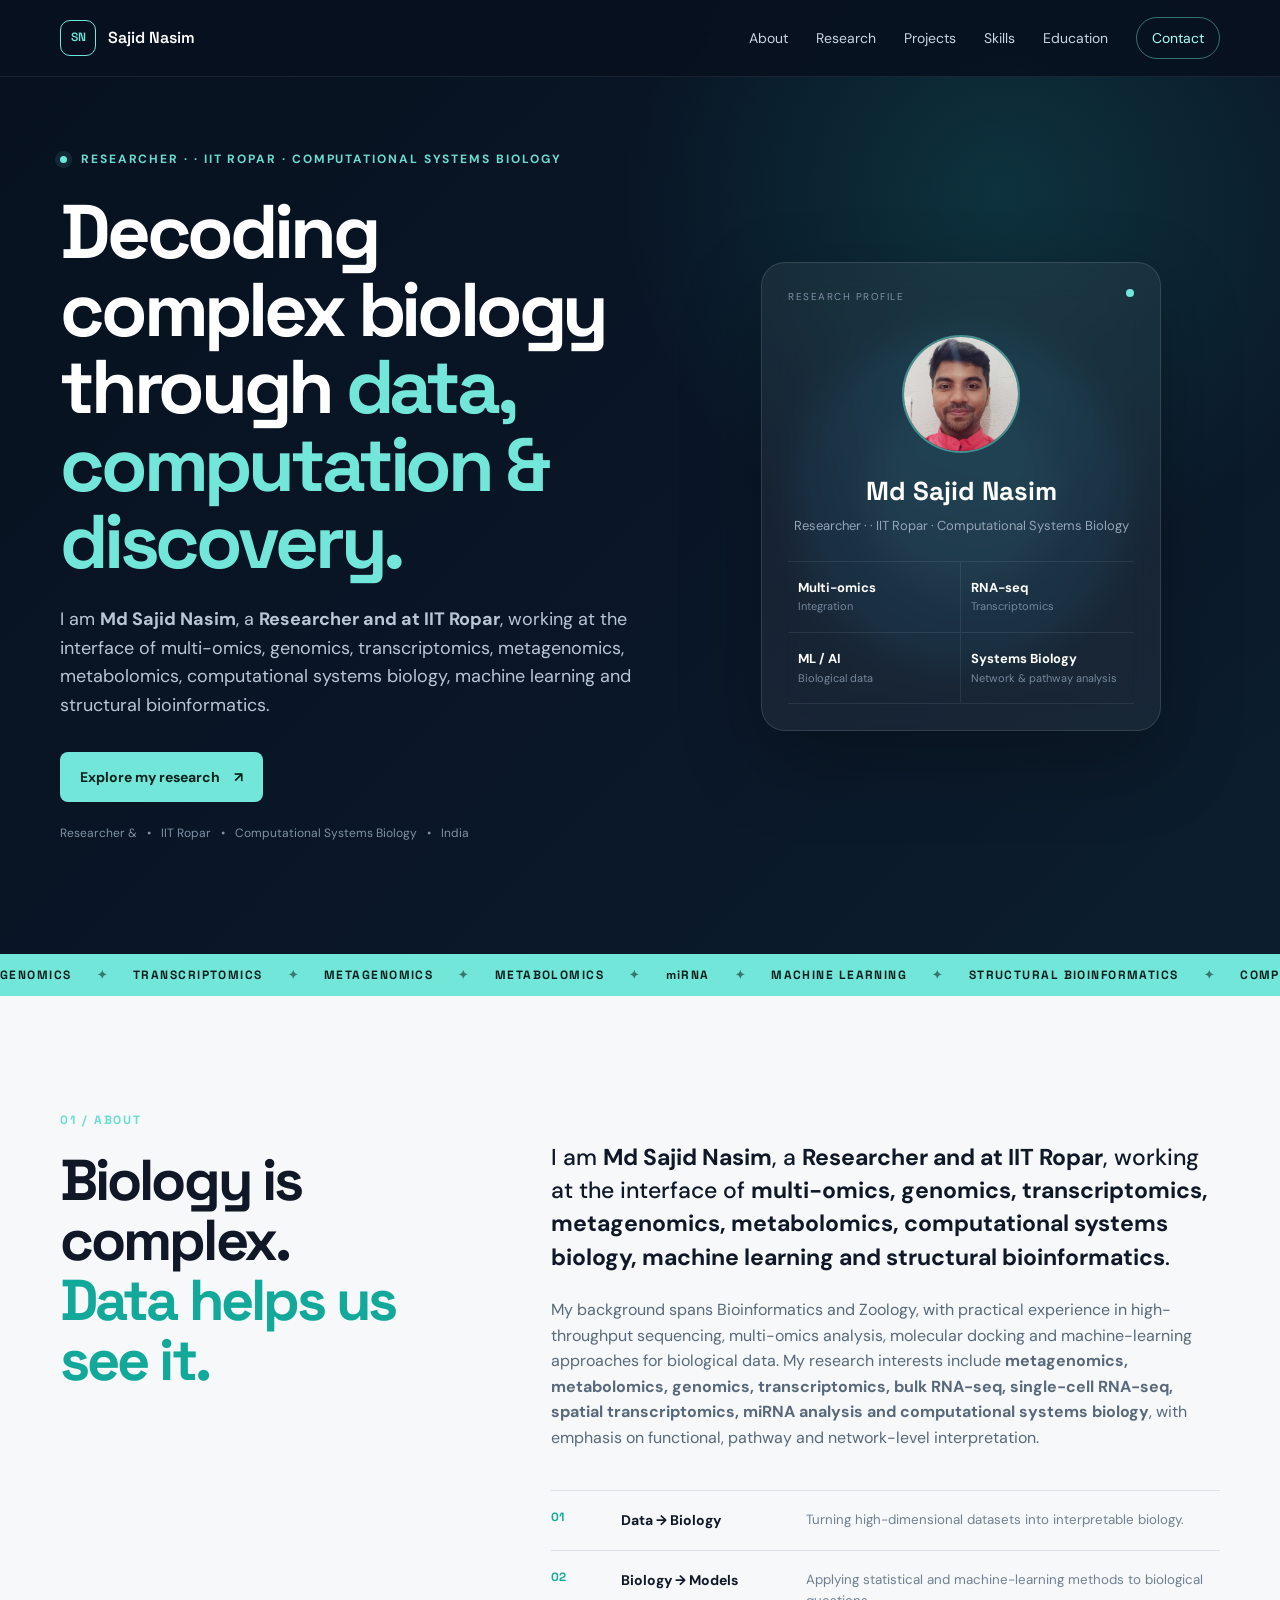
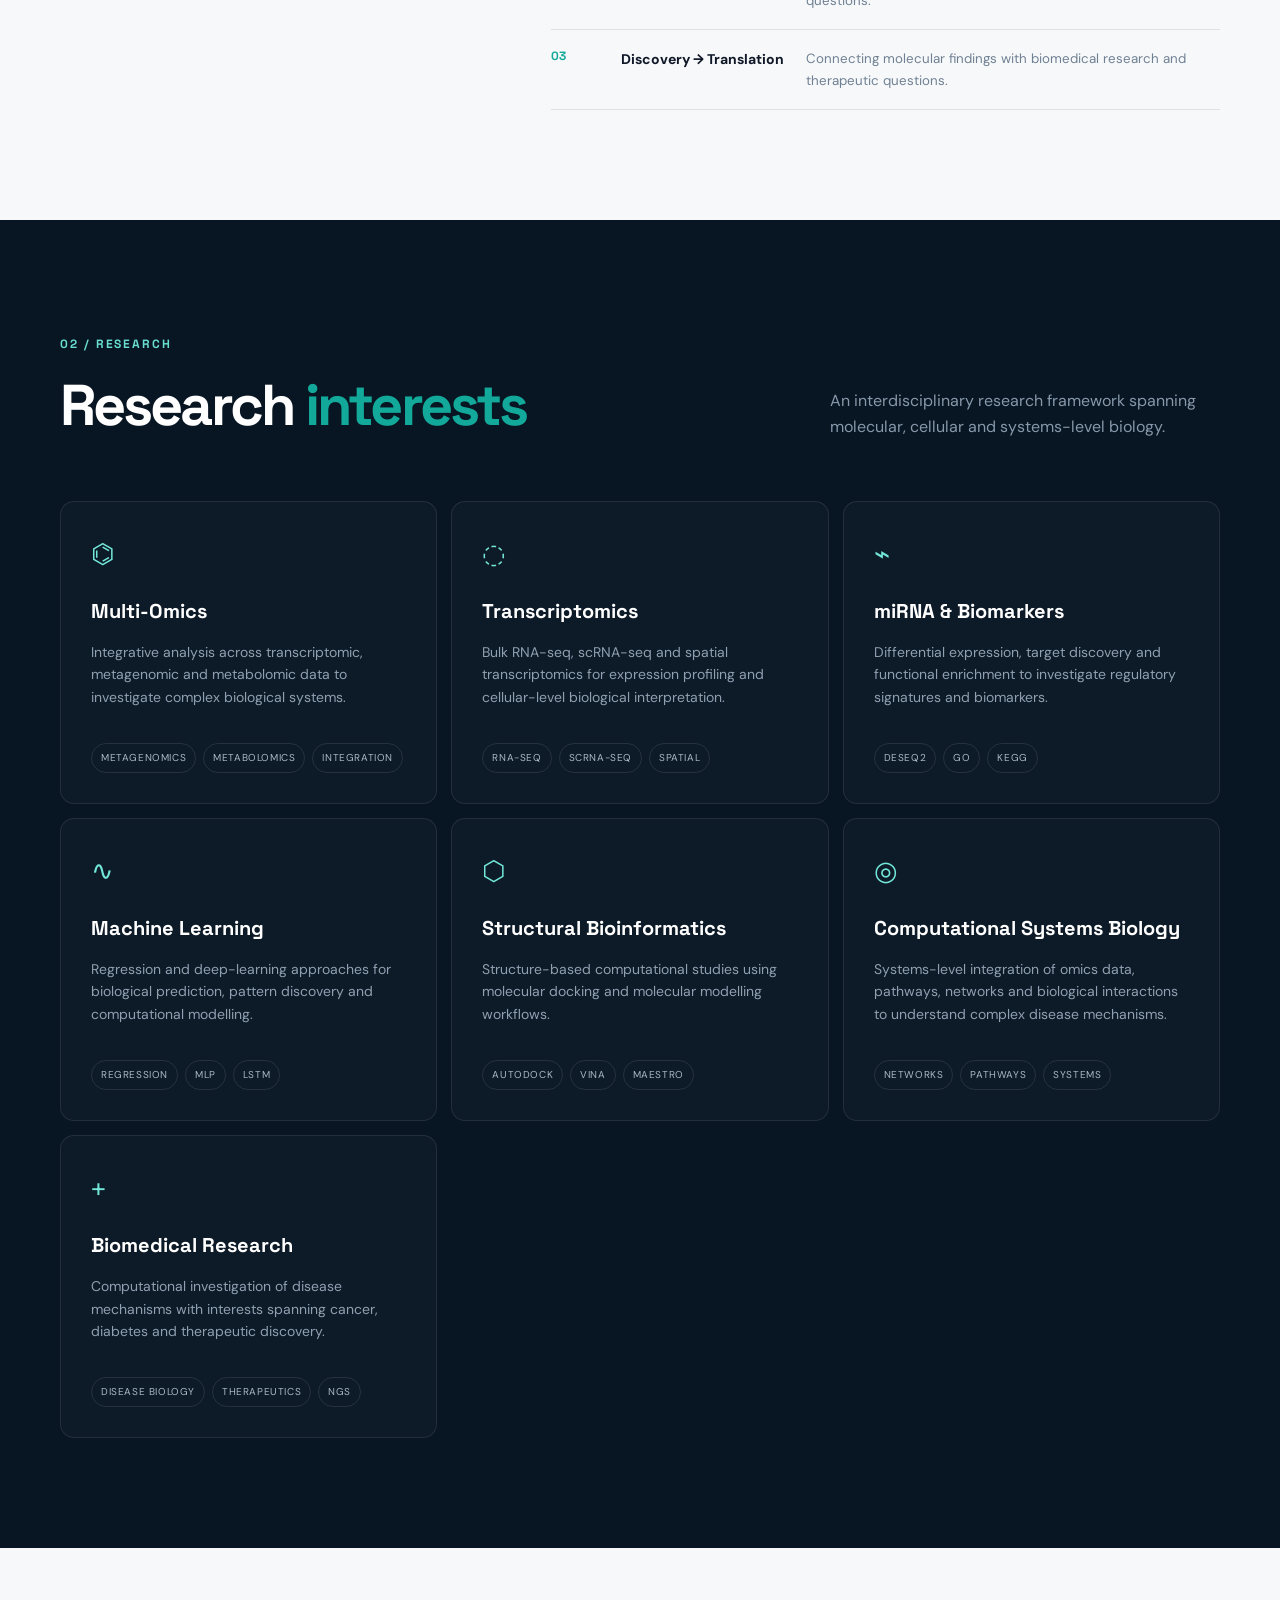
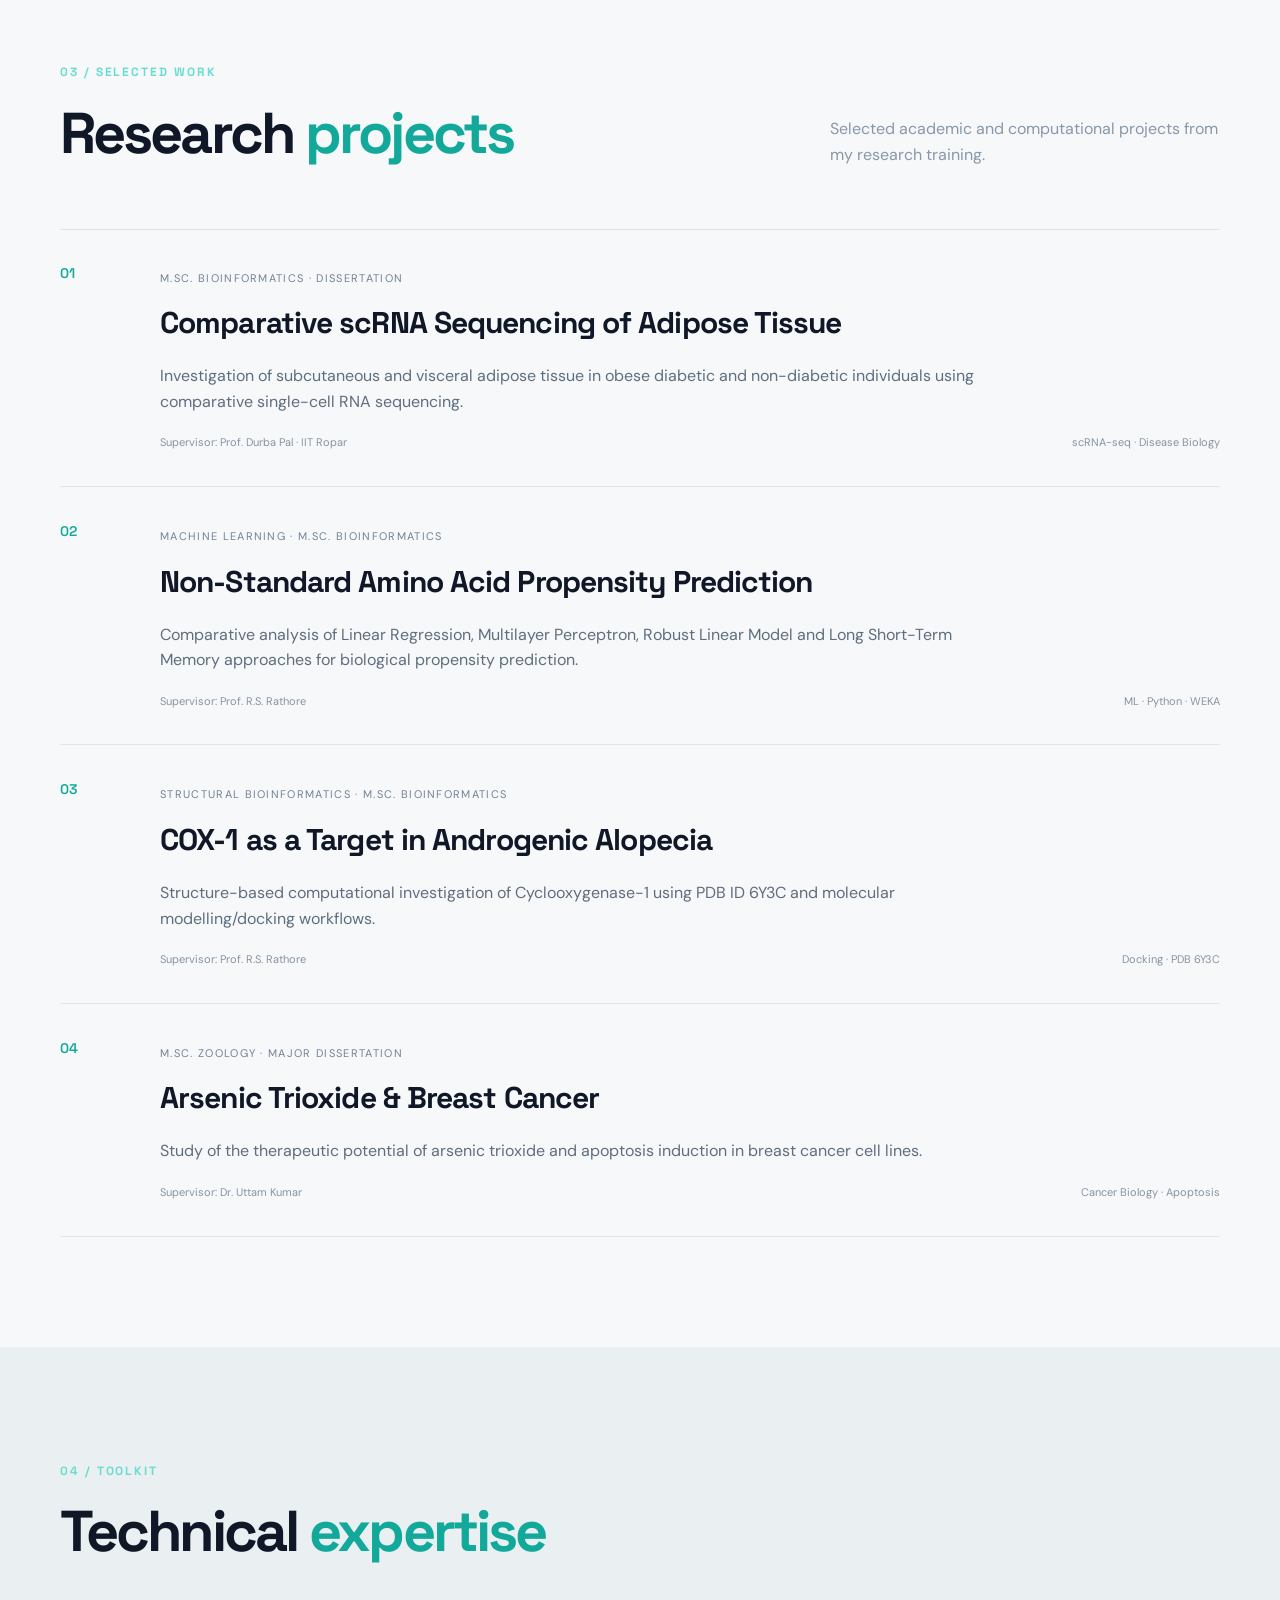
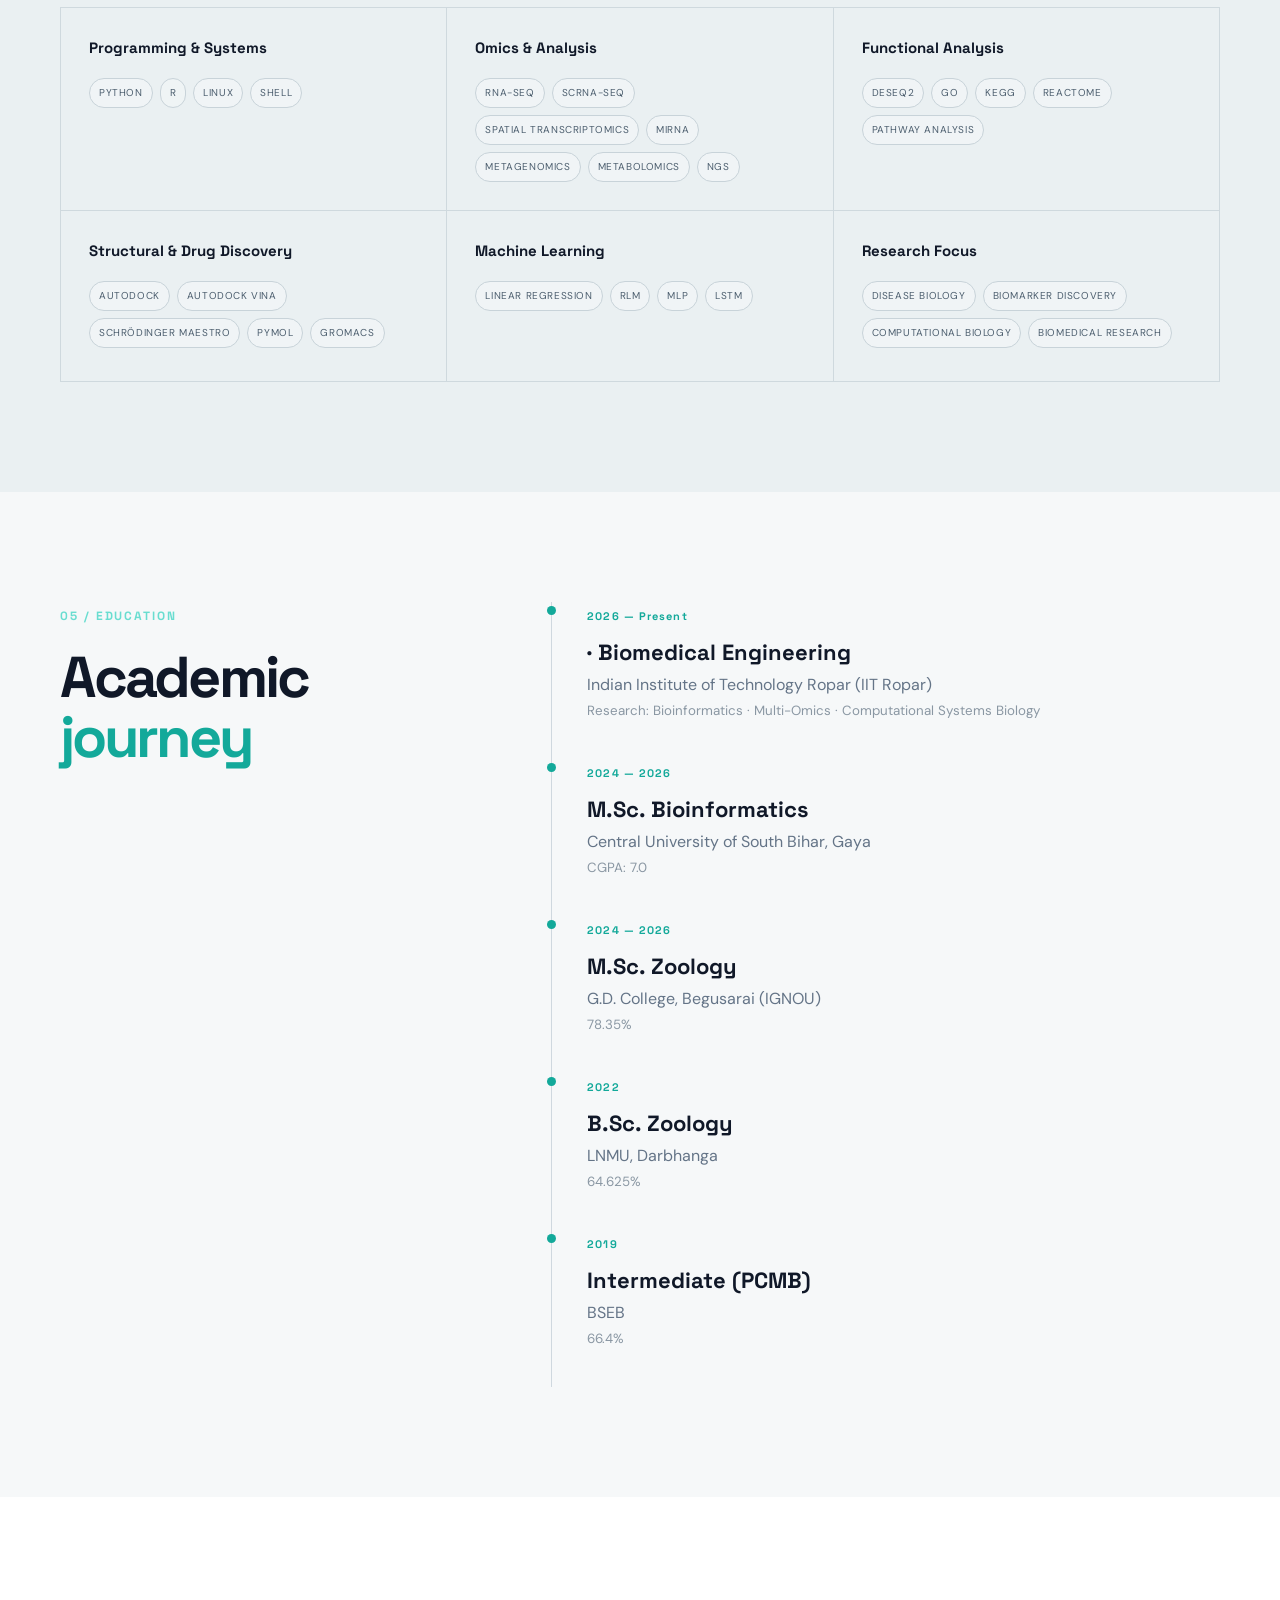
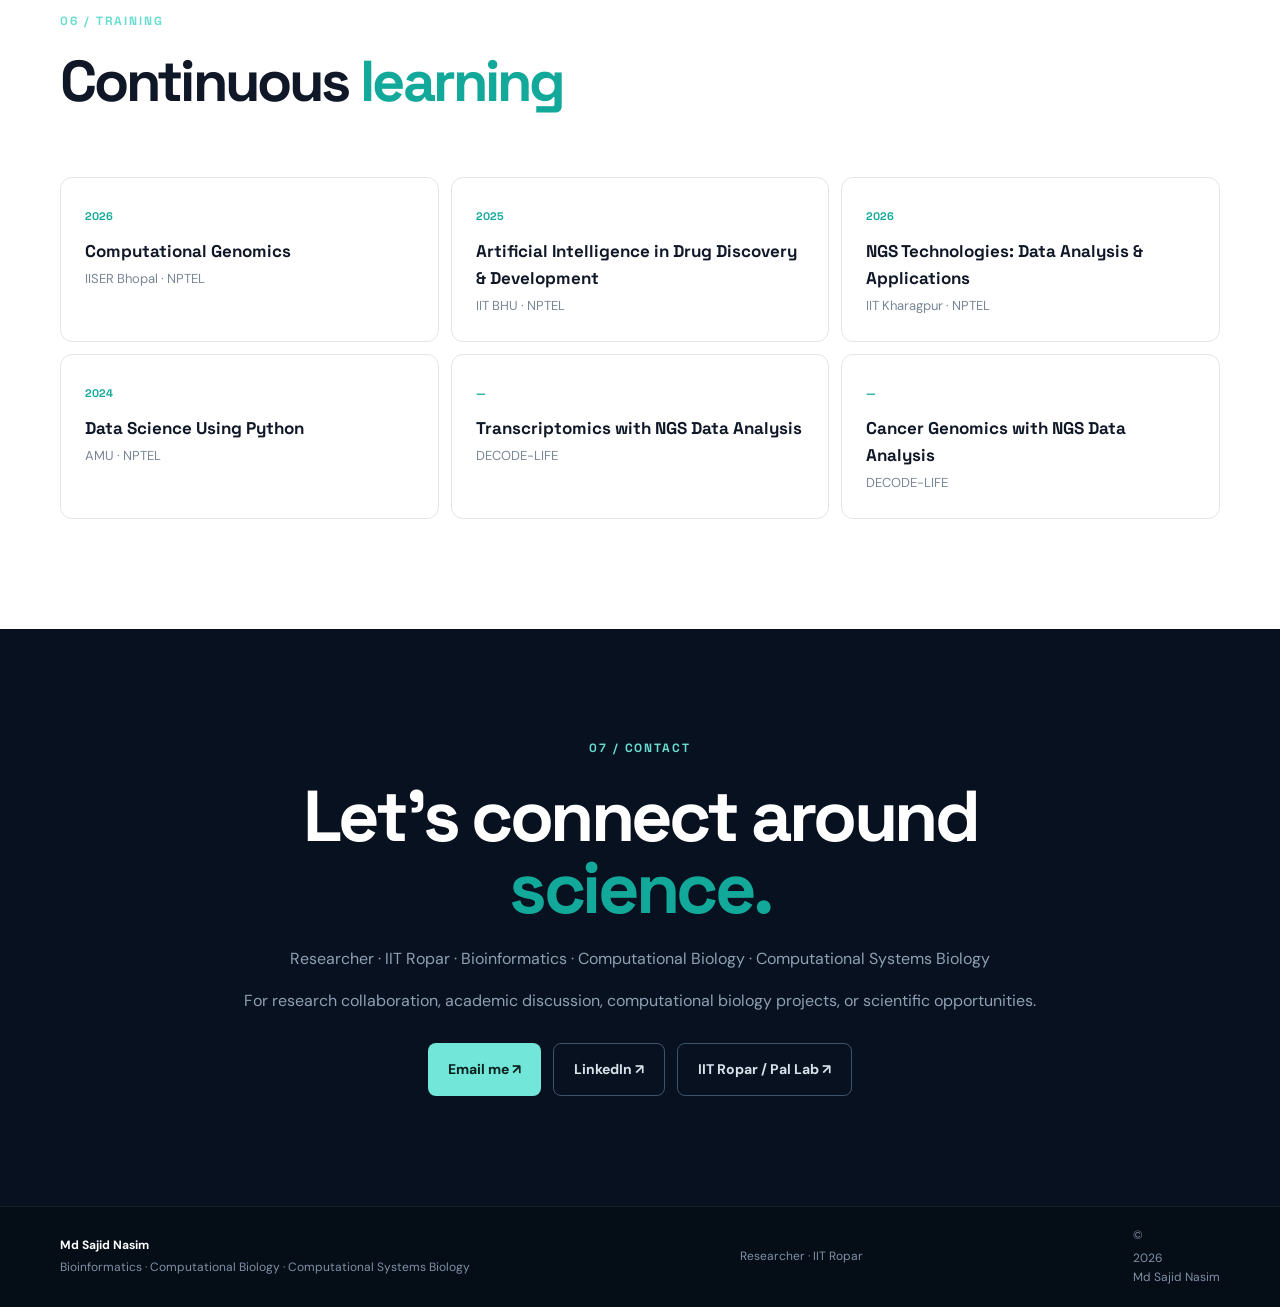
<file: index.html>
<!DOCTYPE html>
<html lang="en">
<head>
  <meta charset="UTF-8">
  <meta name="viewport" content="width=device-width, initial-scale=1.0">
  <meta name="description" content="Md Sajid Nasim — Researcher and   at IIT Ropar, working in bioinformatics, computational biology, computational systems biology, multi-omics, genomics, transcriptomics, metagenomics, metabolomics, machine learning and structural bioinformatics.">
  <meta name="theme-color" content="#07111f">
  <title>Md Sajid Nasim | Researcher &   | Bioinformatics</title>
  <link rel="preconnect" href="https://fonts.googleapis.com">
  <link rel="preconnect" href="https://fonts.gstatic.com" crossorigin>
  <link href="https://fonts.googleapis.com/css2?family=DM+Sans:wght@400;500;600;700&family=Space+Grotesk:wght@400;500;600;700&display=swap" rel="stylesheet">
  <meta name="author" content="Md Sajid Nasim">
  <meta property="og:type" content="website">
  <meta property="og:title" content="Md Sajid Nasim | Researcher &  ">
  <meta property="og:description" content="Bioinformatics, Computational Biology, Computational Systems Biology, Multi-Omics, Metagenomics, Metabolomics and Biomedical Research.">
  <meta property="og:site_name" content="Md Sajid Nasim">
  <meta name="twitter:card" content="summary">
  <script type="application/ld+json">
  {
    "@context":"https://schema.org",
    "@type":"Person",
    "name":"Md Sajid Nasim",
    "jobTitle":"Researcher and  ",
    "email":"mailto:msnasim2001@gmail.com",
    "sameAs":[
      "https://www.linkedin.com/in/md-sajid-nasim-1a0775311/",
      "https://iitrpr.ac.in/cbme/pal-lab/"
    ],
    "knowsAbout":[
      "Bioinformatics","Computational Biology","Computational Systems Biology","Multi-Omics","Genomics",
      "Transcriptomics","Metagenomics","Metabolomics","miRNA",
      "Machine Learning","Structural Bioinformatics","Biomedical Research"
    ]
  }
  </script>
  <link rel="stylesheet" href="styles.css">
</head>
<body>
  <div class="progress" id="progress"></div>

  <header class="nav-wrap">
    <nav class="nav container">
      <a class="brand" href="#home" aria-label="Sajid Nasim home">
        <span class="brand-mark">SN</span>
        <span>Sajid Nasim</span>
      </a>
      <button class="menu-toggle" id="menuToggle" aria-label="Open navigation">☰</button>
      <div class="nav-links" id="navLinks">
        <a href="#about">About</a>
        <a href="#research">Research</a>
        <a href="#projects">Projects</a>
        <a href="#skills">Skills</a>
        <a href="#education">Education</a>
        <a href="#contact" class="nav-cta">Contact</a>
      </div>
    </nav>
  </header>

  <main id="home">
    <section class="hero section">
      <div class="container hero-grid">
        <div class="hero-copy reveal">
          <div class="eyebrow"><span class="pulse"></span> Researcher ·   · IIT Ropar · Computational Systems Biology</div>
          <h1>Decoding complex biology through <span>data, computation & discovery.</span></h1>
          <p class="hero-text">
            I am <strong>Md Sajid Nasim</strong>, a <strong>Researcher and   at IIT Ropar</strong>, working at the interface of
            multi-omics, genomics, transcriptomics, metagenomics, metabolomics, computational systems biology, machine learning and structural bioinformatics.
          </p>
          <div class="hero-actions">
            <a class="btn primary" href="#projects">Explore my research <span>↗</span></a>
          </div>
          <div class="hero-meta">
            <span>Researcher &  </span>
            <span>•</span>
            <span>IIT Ropar</span>
            <span>•</span>
            <span>Computational Systems Biology</span>
            <span>•</span>
            <span>India</span>
          </div>
        </div>

        <div class="hero-visual reveal">
          <div class="orb orb-a"></div>
          <div class="orb orb-b"></div>
          <div class="science-card">
            <div class="card-top">
              <span>RESEARCH PROFILE</span>
              <span class="status-dot"></span>
            </div>
            <div class="profile-photo">
              <img src="profile.jpg" alt="Portrait of Md Sajid Nasim" onerror="this.style.display='none'">
              <div class="photo-fallback">SN</div>
            </div>
            <h2>Md Sajid Nasim</h2>
            <p>Researcher ·   · IIT Ropar · Computational Systems Biology</p>
            <div class="mini-grid">
              <div><strong>Multi-omics</strong><span>Integration</span></div>
              <div><strong>RNA-seq</strong><span>Transcriptomics</span></div>
              <div><strong>ML / AI</strong><span>Biological data</span></div>
              <div><strong>Systems Biology</strong><span>Network & pathway analysis</span></div>
            </div>
          </div>
        </div>
      </div>
    </section>

    <section class="ticker">
      <div class="ticker-track">
        <span>GENOMICS</span><i>✦</i><span>TRANSCRIPTOMICS</span><i>✦</i><span>METAGENOMICS</span><i>✦</i>
        <span>METABOLOMICS</span><i>✦</i><span>miRNA</span><i>✦</i><span>MACHINE LEARNING</span><i>✦</i>
        <span>STRUCTURAL BIOINFORMATICS</span><i>✦</i><span>COMPUTATIONAL SYSTEMS BIOLOGY</span><i>✦</i><span>GENOMICS</span><i>✦</i><span>TRANSCRIPTOMICS</span>
      </div>
    </section>

    <section id="about" class="section light-section">
      <div class="container two-col">
        <div class="section-intro reveal">
          <span class="section-number">01 / ABOUT</span>
          <h2>Biology is complex.<br><em>Data helps us see it.</em></h2>
        </div>
        <div class="about-copy reveal">
          <p class="lead">
            I am <strong>Md Sajid Nasim</strong>, a <strong>Researcher and   at IIT Ropar</strong>, working at the interface of <strong>multi-omics, genomics, transcriptomics, metagenomics, metabolomics, computational systems biology, machine learning and structural bioinformatics</strong>.
          </p>
          <p>
            My background spans Bioinformatics and Zoology, with practical experience in high-throughput sequencing, multi-omics analysis, molecular docking and machine-learning approaches for biological data. My research interests include <strong>metagenomics, metabolomics, genomics, transcriptomics, bulk RNA-seq, single-cell RNA-seq, spatial transcriptomics, miRNA analysis and computational systems biology</strong>, with emphasis on functional, pathway and network-level interpretation.
          </p>
          <div class="about-facts">
            <div><span>01</span><strong>Data → Biology</strong><small>Turning high-dimensional datasets into interpretable biology.</small></div>
            <div><span>02</span><strong>Biology → Models</strong><small>Applying statistical and machine-learning methods to biological questions.</small></div>
            <div><span>03</span><strong>Discovery → Translation</strong><small>Connecting molecular findings with biomedical research and therapeutic questions.</small></div>
          </div>
        </div>
      </div>
    </section>

    <section id="research" class="section dark-section">
      <div class="container">
        <div class="section-heading reveal">
          <div><span class="section-number">02 / RESEARCH</span><h2>Research <em>interests</em></h2></div>
          <p>An interdisciplinary research framework spanning molecular, cellular and systems-level biology.</p>
        </div>
        <div class="research-grid">
          <article class="research-card reveal"><span class="icon">⌬</span><h3>Multi-Omics</h3><p>Integrative analysis across transcriptomic, metagenomic and metabolomic data to investigate complex biological systems.</p><div class="tags"><span>Metagenomics</span><span>Metabolomics</span><span>Integration</span></div></article>
          <article class="research-card reveal"><span class="icon">◌</span><h3>Transcriptomics</h3><p>Bulk RNA-seq, scRNA-seq and spatial transcriptomics for expression profiling and cellular-level biological interpretation.</p><div class="tags"><span>RNA-seq</span><span>scRNA-seq</span><span>Spatial</span></div></article>
          <article class="research-card reveal"><span class="icon">⌁</span><h3>miRNA & Biomarkers</h3><p>Differential expression, target discovery and functional enrichment to investigate regulatory signatures and biomarkers.</p><div class="tags"><span>DESeq2</span><span>GO</span><span>KEGG</span></div></article>
          <article class="research-card reveal"><span class="icon">∿</span><h3>Machine Learning</h3><p>Regression and deep-learning approaches for biological prediction, pattern discovery and computational modelling.</p><div class="tags"><span>Regression</span><span>MLP</span><span>LSTM</span></div></article>
          <article class="research-card reveal"><span class="icon">⬡</span><h3>Structural Bioinformatics</h3><p>Structure-based computational studies using molecular docking and molecular modelling workflows.</p><div class="tags"><span>AutoDock</span><span>Vina</span><span>Maestro</span></div></article>
          <article class="research-card reveal"><span class="icon">◎</span><h3>Computational Systems Biology</h3><p>Systems-level integration of omics data, pathways, networks and biological interactions to understand complex disease mechanisms.</p><div class="tags"><span>Networks</span><span>Pathways</span><span>Systems</span></div></article>
          <article class="research-card reveal"><span class="icon">+</span><h3>Biomedical Research</h3><p>Computational investigation of disease mechanisms with interests spanning cancer, diabetes and therapeutic discovery.</p><div class="tags"><span>Disease Biology</span><span>Therapeutics</span><span>NGS</span></div></article>
        </div>
      </div>
    </section>

    <section id="projects" class="section light-section">
      <div class="container">
        <div class="section-heading reveal">
          <div><span class="section-number">03 / SELECTED WORK</span><h2>Research <em>projects</em></h2></div>
          <p>Selected academic and computational projects from my research training.</p>
        </div>

        <div class="project-list">
          <article class="project featured reveal">
            <div class="project-index">01</div>
            <div class="project-body">
              <span class="project-label">M.Sc. Bioinformatics · Dissertation</span>
              <h3>Comparative scRNA Sequencing of Adipose Tissue</h3>
              <p>Investigation of subcutaneous and visceral adipose tissue in obese diabetic and non-diabetic individuals using comparative single-cell RNA sequencing.</p>
              <div class="project-footer"><span>Supervisor: Prof. Durba Pal · IIT Ropar</span><span>scRNA-seq · Disease Biology</span></div>
            </div>
          </article>

          <article class="project reveal">
            <div class="project-index">02</div>
            <div class="project-body">
              <span class="project-label">Machine Learning · M.Sc. Bioinformatics</span>
              <h3>Non-Standard Amino Acid Propensity Prediction</h3>
              <p>Comparative analysis of Linear Regression, Multilayer Perceptron, Robust Linear Model and Long Short-Term Memory approaches for biological propensity prediction.</p>
              <div class="project-footer"><span>Supervisor: Prof. R.S. Rathore</span><span>ML · Python · WEKA</span></div>
            </div>
          </article>

          <article class="project reveal">
            <div class="project-index">03</div>
            <div class="project-body">
              <span class="project-label">Structural Bioinformatics · M.Sc. Bioinformatics</span>
              <h3>COX-1 as a Target in Androgenic Alopecia</h3>
              <p>Structure-based computational investigation of Cyclooxygenase-1 using PDB ID 6Y3C and molecular modelling/docking workflows.</p>
              <div class="project-footer"><span>Supervisor: Prof. R.S. Rathore</span><span>Docking · PDB 6Y3C</span></div>
            </div>
          </article>

          <article class="project reveal">
            <div class="project-index">04</div>
            <div class="project-body">
              <span class="project-label">M.Sc. Zoology · Major Dissertation</span>
              <h3>Arsenic Trioxide & Breast Cancer</h3>
              <p>Study of the therapeutic potential of arsenic trioxide and apoptosis induction in breast cancer cell lines.</p>
              <div class="project-footer"><span>Supervisor: Dr. Uttam Kumar</span><span>Cancer Biology · Apoptosis</span></div>
            </div>
          </article>
        </div>
      </div>
    </section>

    <section id="skills" class="section skills-section">
      <div class="container">
        <div class="skills-header reveal">
          <span class="section-number">04 / TOOLKIT</span>
          <h2>Technical <em>expertise</em></h2>
        </div>
        <div class="skills-layout">
          <div class="skill-block reveal"><h3>Programming & Systems</h3><div class="skill-list"><span>Python</span><span>R</span><span>Linux</span><span>Shell</span></div></div>
          <div class="skill-block reveal"><h3>Omics & Analysis</h3><div class="skill-list"><span>RNA-seq</span><span>scRNA-seq</span><span>Spatial Transcriptomics</span><span>miRNA</span><span>Metagenomics</span><span>Metabolomics</span><span>NGS</span></div></div>
          <div class="skill-block reveal"><h3>Functional Analysis</h3><div class="skill-list"><span>DESeq2</span><span>GO</span><span>KEGG</span><span>Reactome</span><span>Pathway Analysis</span></div></div>
          <div class="skill-block reveal"><h3>Structural & Drug Discovery</h3><div class="skill-list"><span>AutoDock</span><span>AutoDock Vina</span><span>Schrödinger Maestro</span><span>PyMOL</span><span>GROMACS</span></div></div>
          <div class="skill-block reveal"><h3>Machine Learning</h3><div class="skill-list"><span>Linear Regression</span><span>RLM</span><span>MLP</span><span>LSTM</span></div></div>
          <div class="skill-block reveal"><h3>Research Focus</h3><div class="skill-list"><span>Disease Biology</span><span>Biomarker Discovery</span><span>Computational Biology</span><span>Biomedical Research</span></div></div>
        </div>
      </div>
    </section>

    <section id="education" class="section light-section">
      <div class="container two-col">
        <div class="section-intro reveal"><span class="section-number">05 / EDUCATION</span><h2>Academic <em>journey</em></h2></div>
        <div class="timeline reveal">
          <div class="timeline-item"><span>2026 — Present</span><h3>  · Biomedical Engineering</h3><p>Indian Institute of Technology Ropar (IIT Ropar)</p><small>Research: Bioinformatics · Multi-Omics · Computational Systems Biology</small></div>
          <div class="timeline-item"><span>2024 — 2026</span><h3>M.Sc. Bioinformatics</h3><p>Central University of South Bihar, Gaya</p><small>CGPA: 7.0</small></div>
          <div class="timeline-item"><span>2024 — 2026</span><h3>M.Sc. Zoology</h3><p>G.D. College, Begusarai (IGNOU)</p><small>78.35%</small></div>
          <div class="timeline-item"><span>2022</span><h3>B.Sc. Zoology</h3><p>LNMU, Darbhanga</p><small>64.625%</small></div>
          <div class="timeline-item"><span>2019</span><h3>Intermediate (PCMB)</h3><p>BSEB</p><small>66.4%</small></div>
        </div>
      </div>
    </section>

    <section class="section credentials-section">
      <div class="container">
        <div class="section-heading reveal"><div><span class="section-number">06 / TRAINING</span><h2>Continuous <em>learning</em></h2></div></div>
        <div class="credential-grid">
          <div class="credential reveal"><span>2026</span><h3>Computational Genomics</h3><p>IISER Bhopal · NPTEL</p></div>
          <div class="credential reveal"><span>2025</span><h3>Artificial Intelligence in Drug Discovery & Development</h3><p>IIT BHU · NPTEL</p></div>
          <div class="credential reveal"><span>2026</span><h3>NGS Technologies: Data Analysis & Applications</h3><p>IIT Kharagpur · NPTEL</p></div>
          <div class="credential reveal"><span>2024</span><h3>Data Science Using Python</h3><p>AMU · NPTEL</p></div>
          <div class="credential reveal"><span>—</span><h3>Transcriptomics with NGS Data Analysis</h3><p>DECODE-LIFE</p></div>
          <div class="credential reveal"><span>—</span><h3>Cancer Genomics with NGS Data Analysis</h3><p>DECODE-LIFE</p></div>
        </div>
      </div>
    </section>

    <section id="contact" class="section contact-section">
      <div class="container contact-inner reveal">
        <span class="section-number">07 / CONTACT</span>
        <h2>Let's connect around <em>science.</em></h2>
        <p>Researcher · IIT Ropar · Bioinformatics · Computational Biology · Computational Systems Biology</p><p>For research collaboration, academic discussion, computational biology projects, or scientific opportunities.</p>
        <div class="contact-actions">
          <a class="btn primary" href="mailto:msnasim2001@gmail.com">Email me ↗</a>
          <a class="btn outline-light" href="https://www.linkedin.com/in/md-sajid-nasim-1a0775311/" target="_blank" rel="noopener">LinkedIn ↗</a>
          <a class="btn outline-light" href="https://iitrpr.ac.in/cbme/pal-lab/" target="_blank" rel="noopener">IIT Ropar / Pal Lab ↗</a>
        </div>
      </div>
    </section>
  </main>

  <footer>
    <div class="container footer-inner">
      <div><strong>Md Sajid Nasim</strong><span>Bioinformatics · Computational Biology · Computational Systems Biology</span></div>
      <div>Researcher · IIT Ropar</div><div>© <span id="year"></span> Md Sajid Nasim</div>
    </div>
  </footer>

  <script src="script.js"></script>
</body>
</html>
</file>
<file: styles.css>
*{box-sizing:border-box}html{scroll-behavior:smooth}body{margin:0;font-family:"DM Sans",sans-serif;color:#101828;background:#f6f8f9;line-height:1.6}h1,h2,h3,.brand,.section-number{font-family:"Space Grotesk",sans-serif}a{color:inherit;text-decoration:none}.container{width:min(1160px,calc(100% - 48px));margin:auto}.section{padding:110px 0}.nav-wrap{position:fixed;top:0;left:0;right:0;z-index:100;background:rgba(7,17,31,.88);backdrop-filter:blur(18px);border-bottom:1px solid rgba(255,255,255,.08)}.nav{height:76px;display:flex;align-items:center;justify-content:space-between}.brand{display:flex;align-items:center;gap:12px;color:#fff;font-weight:600}.brand-mark{display:grid;place-items:center;width:36px;height:36px;border:1px solid #6ee7d8;border-radius:10px;color:#6ee7d8;font-size:12px}.nav-links{display:flex;align-items:center;gap:28px;color:#cbd5e1;font-size:14px}.nav-links a:hover{color:#fff}.nav-cta{border:1px solid rgba(110,231,216,.45);padding:9px 15px;border-radius:999px;color:#a7fff3!important}.menu-toggle{display:none;background:none;border:0;color:#fff;font-size:25px}.hero{min-height:760px;padding-top:150px;background:radial-gradient(circle at 78% 20%,rgba(35,211,190,.15),transparent 30%),linear-gradient(135deg,#07111f 0%,#0a1728 60%,#0c1e2d 100%);color:#fff;overflow:hidden}.hero-grid{display:grid;grid-template-columns:1.05fr .95fr;gap:70px;align-items:center}.eyebrow,.section-number{font-size:12px;letter-spacing:.16em;text-transform:uppercase;font-weight:700;color:#69ddd0}.pulse{display:inline-block;width:7px;height:7px;border-radius:50%;background:#6ee7d8;box-shadow:0 0 0 5px rgba(110,231,216,.1);margin-right:9px}.hero h1{font-size:clamp(45px,6vw,76px);line-height:1.02;letter-spacing:-.055em;margin:24px 0}.hero h1 span{color:#72e6d8}.hero-text{font-size:18px;color:#b9c6d5;max-width:690px}.hero-actions{display:flex;gap:12px;margin:32px 0 22px}.btn{display:inline-flex;align-items:center;gap:14px;padding:14px 20px;border-radius:8px;font-weight:700;font-size:14px;transition:.25s}.btn.primary{background:#72e6d8;color:#06201d}.btn.primary:hover{transform:translateY(-2px);box-shadow:0 12px 35px rgba(114,230,216,.18)}.btn.ghost{border:1px solid #405267;color:#e7edf4}.btn.ghost:hover{border-color:#72e6d8}.hero-meta{display:flex;gap:10px;color:#7f91a5;font-size:12px}.hero-visual{position:relative;min-height:500px;display:grid;place-items:center}.orb{position:absolute;border-radius:50%;filter:blur(2px)}.orb-a{width:330px;height:330px;background:rgba(56,189,248,.08);border:1px solid rgba(114,230,216,.15)}.orb-b{width:190px;height:190px;background:rgba(114,230,216,.06);border:1px solid rgba(255,255,255,.08)}.science-card{position:relative;width:min(400px,100%);padding:26px;background:rgba(255,255,255,.055);border:1px solid rgba(255,255,255,.12);border-radius:24px;backdrop-filter:blur(18px);box-shadow:0 30px 80px rgba(0,0,0,.25)}.card-top{display:flex;justify-content:space-between;color:#8092a8;font-size:10px;letter-spacing:.15em}.status-dot{width:8px;height:8px;border-radius:50%;background:#72e6d8}.profile-photo{width:118px;height:118px;border-radius:50%;margin:30px auto 18px;overflow:hidden;border:2px solid rgba(114,230,216,.55);background:#102536;display:grid;place-items:center}.profile-photo img{width:100%;height:100%;object-fit:cover}.photo-fallback{font:600 30px "Space Grotesk";color:#72e6d8}.science-card h2{text-align:center;margin:0;font-size:26px}.science-card>p{text-align:center;color:#94a5b7;margin:3px 0 24px;font-size:13px}.mini-grid{display:grid;grid-template-columns:1fr 1fr;border-top:1px solid rgba(255,255,255,.08)}.mini-grid div{padding:16px 10px;border-bottom:1px solid rgba(255,255,255,.08)}.mini-grid div:nth-child(odd){border-right:1px solid rgba(255,255,255,.08)}.mini-grid strong,.mini-grid span{display:block}.mini-grid strong{font-size:13px}.mini-grid span{font-size:11px;color:#77899d}.ticker{overflow:hidden;background:#72e6d8;color:#06201d;font:700 12px "Space Grotesk";letter-spacing:.12em;white-space:nowrap}.ticker-track{display:flex;gap:25px;padding:13px 0;width:max-content;animation:scroll 30s linear infinite}.ticker i{font-style:normal;opacity:.55}@keyframes scroll{to{transform:translateX(-50%)}}.light-section{background:#f6f8f9}.two-col{display:grid;grid-template-columns:.75fr 1.25fr;gap:90px}.section-intro h2,.section-heading h2,.skills-header h2{font-size:clamp(38px,4.5vw,60px);line-height:1.04;letter-spacing:-.05em;margin:20px 0}.section-intro h2 em,.section-heading h2 em,.skills-header h2 em,.contact-section h2 em{color:#13a99a;font-style:normal}.about-copy{padding-top:12px}.lead{font-size:23px;line-height:1.45;font-weight:500}.about-copy p:not(.lead){color:#59697b;max-width:720px}.about-facts{margin-top:40px;border-top:1px solid #dce2e7}.about-facts>div{display:grid;grid-template-columns:55px 170px 1fr;gap:15px;padding:18px 0;border-bottom:1px solid #dce2e7}.about-facts span{color:#13a99a;font:700 12px "Space Grotesk"}.about-facts strong{font-size:14px}.about-facts small{color:#708093}.dark-section{background:#081522;color:#fff}.section-heading{display:flex;justify-content:space-between;align-items:end;gap:50px;margin-bottom:45px}.section-heading p{max-width:390px;color:#8798aa}.research-grid{display:grid;grid-template-columns:repeat(3,1fr);gap:14px}.research-card{padding:30px;border:1px solid rgba(255,255,255,.09);border-radius:14px;background:rgba(255,255,255,.025);transition:.25s}.research-card:hover{transform:translateY(-5px);border-color:rgba(114,230,216,.35)}.icon{color:#72e6d8;font-size:27px}.research-card h3{font-size:20px;margin:20px 0 8px}.research-card p{font-size:14px;color:#8fa0b2;min-height:88px}.tags,.skill-list{display:flex;flex-wrap:wrap;gap:7px}.tags span,.skill-list span{font-size:10px;letter-spacing:.06em;text-transform:uppercase;padding:6px 9px;border:1px solid rgba(255,255,255,.1);border-radius:999px;color:#aab8c6}.project-list{display:grid;gap:1px;border-top:1px solid #dfe5e9}.project{display:grid;grid-template-columns:100px 1fr;padding:34px 0;border-bottom:1px solid #dfe5e9}.project-index{font:600 14px "Space Grotesk";color:#13a99a}.project-label{font-size:11px;letter-spacing:.12em;text-transform:uppercase;color:#738295}.project h3{font-size:30px;letter-spacing:-.03em;margin:10px 0}.project p{max-width:820px;color:#5f6e7f}.project-footer{display:flex;justify-content:space-between;gap:20px;font-size:11px;color:#8794a2;margin-top:20px}.skills-section{background:#eaf0f2}.skills-header{margin-bottom:45px}.skills-layout{display:grid;grid-template-columns:repeat(3,1fr);gap:1px;background:#cfd9de;border:1px solid #cfd9de}.skill-block{background:#eaf0f2;padding:28px;min-height:170px}.skill-block h3{font-size:15px;margin:0 0 18px}.skill-list span{border-color:#c8d3d9;color:#4c5e6e;background:rgba(255,255,255,.25)}.timeline{border-left:1px solid #cfd8df}.timeline-item{position:relative;padding:0 0 36px 35px}.timeline-item:before{content:"";position:absolute;left:-5px;top:4px;width:9px;height:9px;background:#13a99a;border-radius:50%}.timeline-item>span{font:700 11px "Space Grotesk";letter-spacing:.1em;color:#13a99a}.timeline-item h3{font-size:22px;margin:7px 0 2px}.timeline-item p{margin:0;color:#647487}.timeline-item small{color:#8a97a3}.credentials-section{background:#fff}.credential-grid{display:grid;grid-template-columns:repeat(3,1fr);gap:12px}.credential{padding:24px;border:1px solid #e0e6ea;border-radius:12px}.credential span{font:700 11px "Space Grotesk";color:#13a99a}.credential h3{font-size:17px;margin:10px 0 4px}.credential p{font-size:13px;color:#788696;margin:0}.contact-section{background:#07111f;color:#fff;text-align:center}.contact-inner{max-width:900px}.contact-section h2{font-size:clamp(45px,6vw,72px);line-height:1;letter-spacing:-.05em;margin:22px 0}.contact-section p{color:#8fa0b2}.contact-actions{display:flex;justify-content:center;gap:12px;flex-wrap:wrap;margin-top:30px}.outline-light{border:1px solid #405267;color:#d8e1e9}.outline-light:hover{border-color:#72e6d8}.contact-section .section-number{display:block}.contact-section .primary{background:#72e6d8}.contact-section .outline-light{background:transparent}footer{background:#050d17;color:#7f91a5;border-top:1px solid rgba(255,255,255,.07)}.footer-inner{min-height:100px;display:flex;justify-content:space-between;align-items:center;font-size:12px}.footer-inner strong{color:#fff;display:block}.footer-inner span{display:block;margin-top:3px}.progress{position:fixed;z-index:200;top:0;left:0;height:2px;background:#72e6d8;width:0}.reveal{opacity:0;transform:translateY(18px);transition:opacity .7s ease,transform .7s ease}.reveal.visible{opacity:1;transform:none}@media(max-width:900px){.nav-links{display:none}.nav-links.open{display:flex;position:absolute;top:76px;left:0;right:0;background:#07111f;padding:20px 24px;flex-direction:column;align-items:flex-start}.menu-toggle{display:block}.hero-grid,.two-col{grid-template-columns:1fr}.hero{min-height:auto}.hero-visual{min-height:430px}.research-grid,.credential-grid,.skills-layout{grid-template-columns:1fr 1fr}.two-col{gap:35px}.section-heading{align-items:start;flex-direction:column;gap:10px}}@media(max-width:620px){.container{width:min(100% - 32px,1160px)}.section{padding:80px 0}.hero{padding-top:125px}.hero h1{font-size:44px}.hero-actions{flex-direction:column;align-items:stretch}.hero-meta{flex-wrap:wrap}.research-grid,.credential-grid,.skills-layout{grid-template-columns:1fr}.project{grid-template-columns:50px 1fr}.project h3{font-size:24px}.project-footer{flex-direction:column;gap:5px}.about-facts>div{grid-template-columns:40px 1fr}.about-facts small{grid-column:2}.footer-inner{flex-direction:column;justify-content:center;gap:15px;text-align:center}.science-card{padding:20px}.hero-visual{min-height:390px}}
</file>
